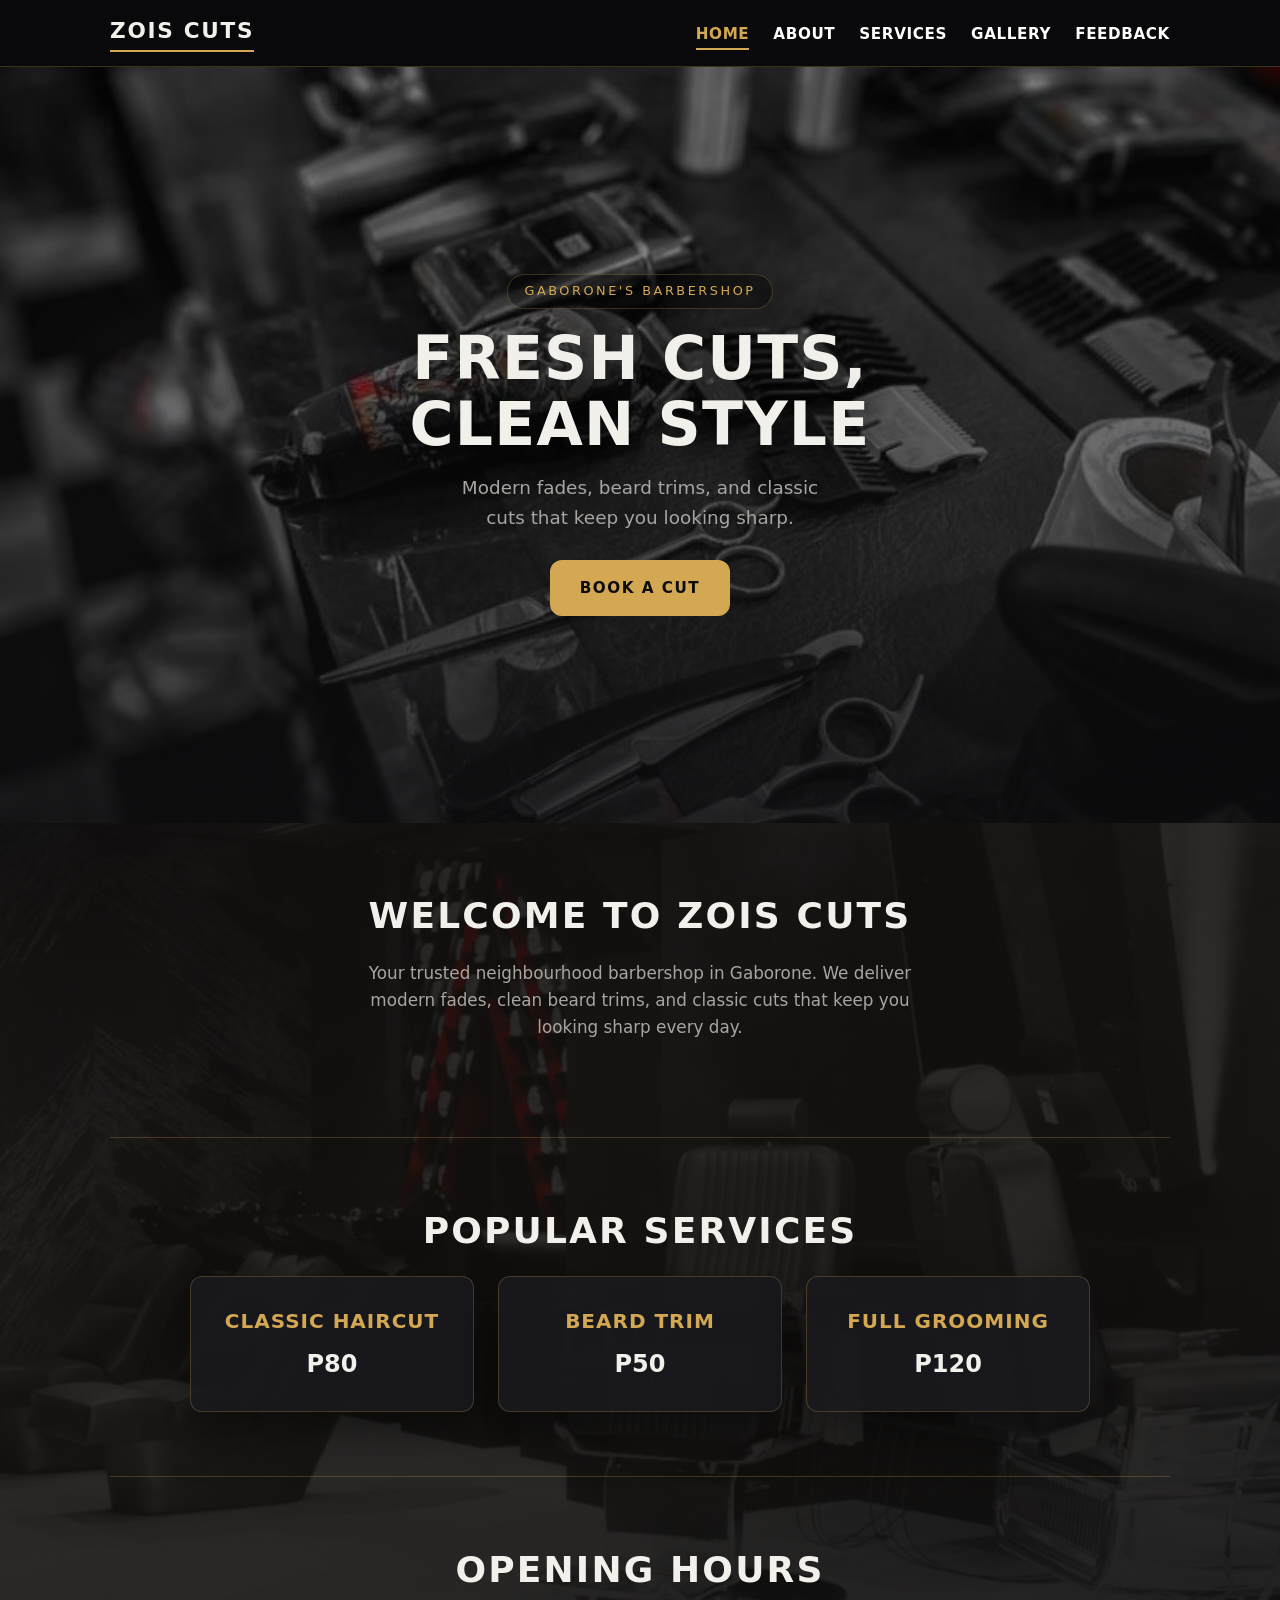
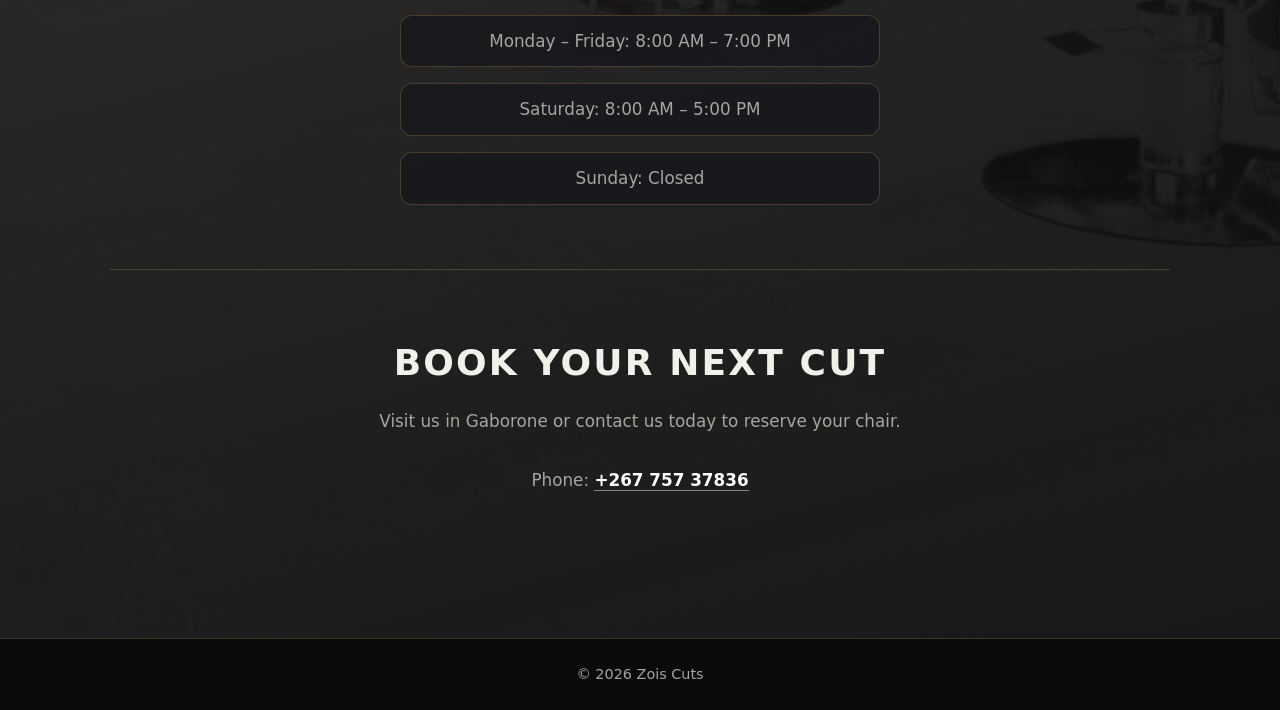
<file: index.html>
<!DOCTYPE html>
<html lang="en">
<head>
    <meta charset="UTF-8">
    <meta name="viewport" content="width=device-width, initial-scale=1.0">
    <title>Zois Cuts — Fresh Cuts, Clean Style</title>
    <link rel="stylesheet" href="style.css">
    <script src="main.js" defer></script>
</head>
<body>

<a class="skip-link" href="#main">Skip to content</a>

<header class="site-header">
    <nav class="nav-bar" aria-label="Main">
        <a class="logo" href="index.html">Zois Cuts</a>
        <button type="button" class="nav-toggle" aria-expanded="false" aria-controls="nav-menu" aria-label="Open menu">
            <span></span><span></span><span></span>
        </button>
        <div class="nav-menu" id="nav-menu">
            <ul class="nav-links">
                <li><a href="index.html">Home</a></li>
                <li><a href="about.html">About</a></li>
                <li><a href="services.html">Services</a></li>
                <li><a href="gallery.html">Gallery</a></li>
                <li><a href="feedback.html">Feedback</a></li>
            </ul>
        </div>
    </nav>
</header>

<div class="hero">
    <div class="hero-inner">
        <span class="hero-badge">Gaborone's Barbershop</span>
        <h1>Fresh Cuts,<br>Clean Style</h1>
        <p class="tagline">Modern fades, beard trims, and classic cuts that keep you looking sharp.</p>
        <a class="hero-cta" href="services.html">Book a cut</a>
    </div>
</div>

<main id="main">

    <section class="section reveal">
        <h2>Welcome to Zois Cuts</h2>
        <p class="section-intro">Your trusted neighbourhood barbershop in Gaborone. We deliver modern fades, clean beard trims, and classic cuts that keep you looking sharp every day.</p>
    </section>

    <section class="section reveal">
        <h2>Popular Services</h2>
        <div class="cards">
            <div class="card"><h3>Classic Haircut</h3><p class="price">P80</p></div>
            <div class="card"><h3>Beard Trim</h3><p class="price">P50</p></div>
            <div class="card"><h3>Full Grooming</h3><p class="price">P120</p></div>
        </div>
    </section>

    <section class="section reveal">
        <h2>Opening Hours</h2>
        <div class="info-grid">
            <p>Monday – Friday: 8:00 AM – 7:00 PM</p>
            <p>Saturday: 8:00 AM – 5:00 PM</p>
            <p>Sunday: Closed</p>
        </div>
    </section>

    <section class="section reveal">
        <h2>Book Your Next Cut</h2>
        <p class="section-intro">Visit us in Gaborone or contact us today to reserve your chair.</p>
        <p class="section-intro">Phone: <a class="inline-link" href="tel:+26775737836">+267 757 37836</a></p>
    </section>

</main>

<footer>
    <p>© <span id="year">2026</span> Zois Cuts</p>
</footer>

</body>
</html>
</file>
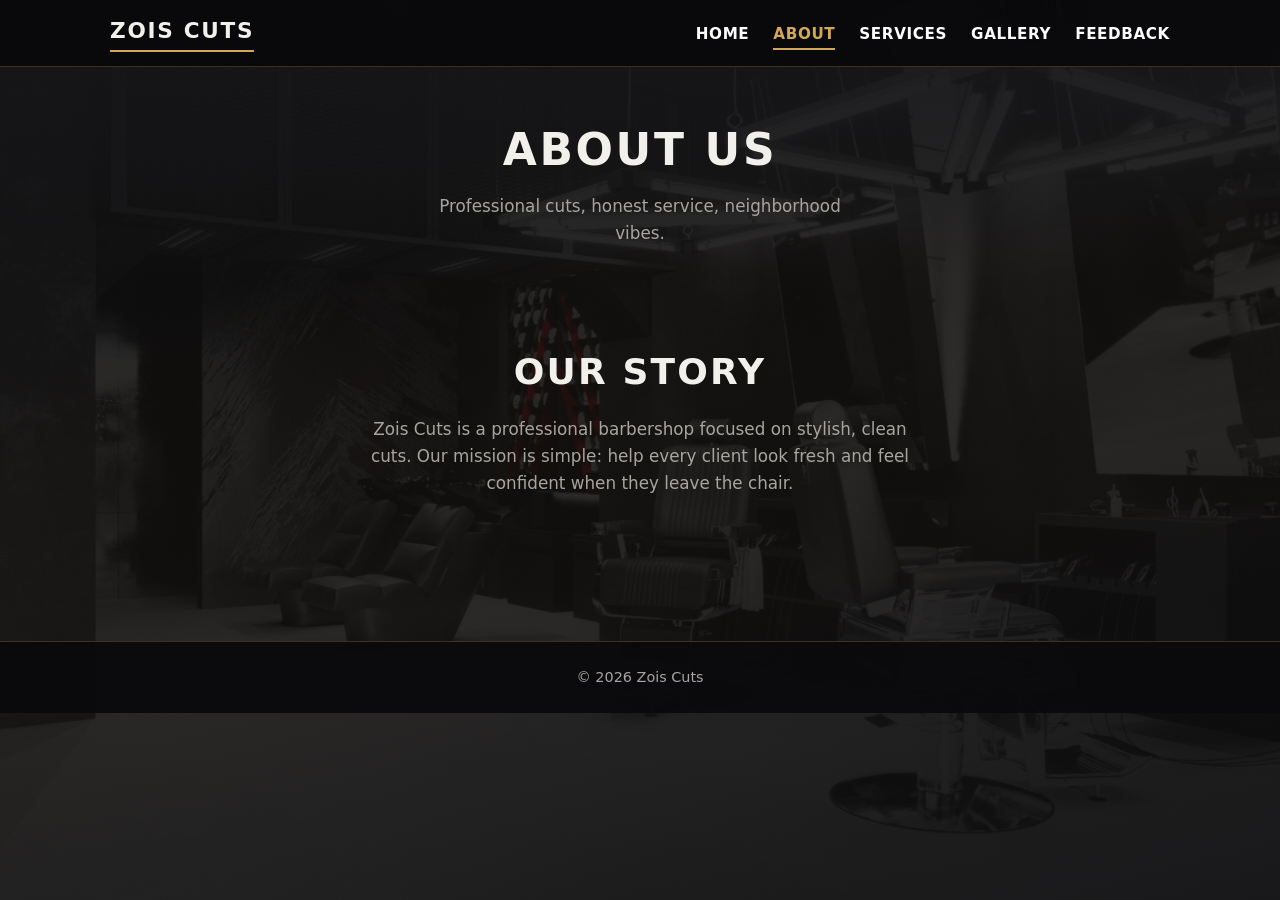
<file: about.html>
<!DOCTYPE html>
<html lang="en">
<head>
    <meta charset="UTF-8">
    <meta name="viewport" content="width=device-width, initial-scale=1.0">
    <title>About — Zois Cuts</title>
    <link rel="stylesheet" href="style.css">
    <script src="main.js" defer></script>
</head>
<body>

<a class="skip-link" href="#main">Skip to content</a>

<header class="site-header">
    <nav class="nav-bar" aria-label="Main">
        <a class="logo" href="index.html">Zois Cuts</a>
        <button type="button" class="nav-toggle" aria-expanded="false" aria-controls="nav-menu" aria-label="Open menu">
            <span></span><span></span><span></span>
        </button>
        <div class="nav-menu" id="nav-menu">
            <ul class="nav-links">
                <li><a href="index.html">Home</a></li>
                <li><a href="about.html">About</a></li>
                <li><a href="services.html">Services</a></li>
                <li><a href="gallery.html">Gallery</a></li>
                <li><a href="feedback.html">Feedback</a></li>
            </ul>
        </div>
    </nav>
</header>

<div class="page-hero">
    <h1>About us</h1>
    <p>Professional cuts, honest service, neighborhood vibes.</p>
</div>

<main id="main">

    <section class="section reveal">
        <h2>Our story</h2>
        <p class="section-intro">Zois Cuts is a professional barbershop focused on stylish, clean cuts. Our mission is simple: help every client look fresh and feel confident when they leave the chair.</p>
    </section>

</main>

<footer>
    <p>© <span id="year">2026</span> Zois Cuts</p>
</footer>

</body>
</html>
</file>
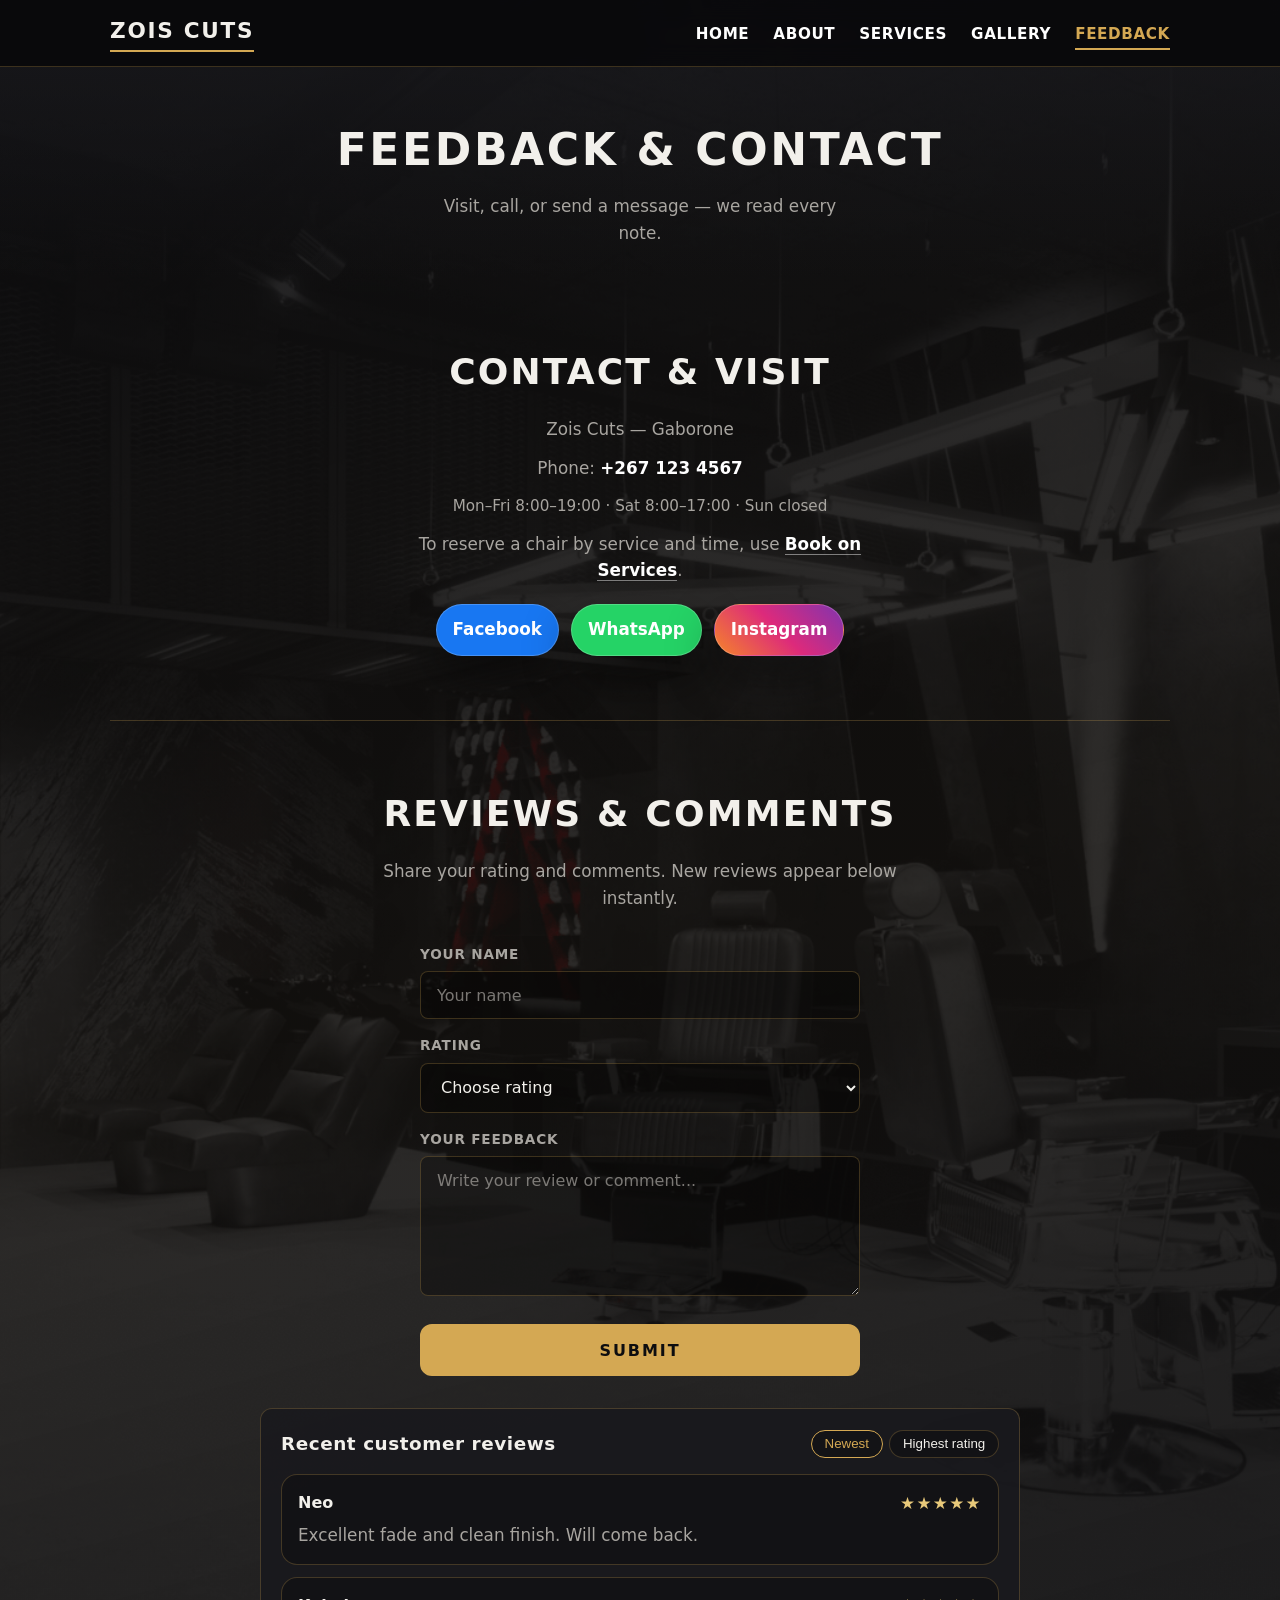
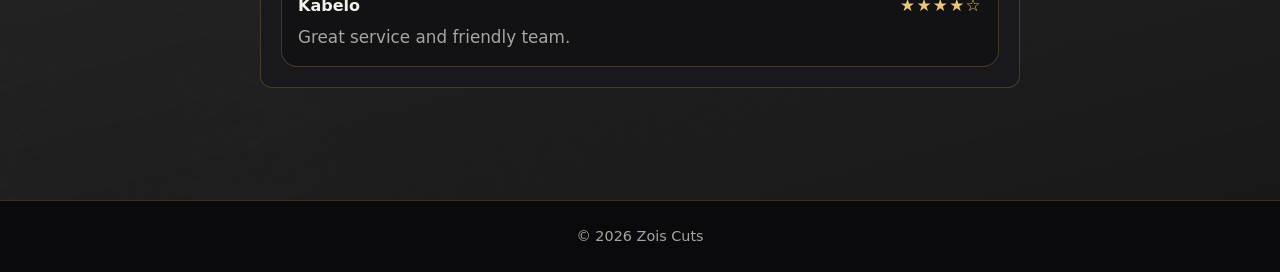
<file: feedback.html>
<!DOCTYPE html>
<html lang="en">
<head>
    <meta charset="UTF-8">
    <meta name="viewport" content="width=device-width, initial-scale=1.0">
    <title>Feedback &amp; contact — Zois Cuts</title>
    <link rel="stylesheet" href="style.css">
    <script src="main.js" defer></script>
</head>
<body>

<a class="skip-link" href="#main">Skip to content</a>

<header class="site-header">
    <nav class="nav-bar" aria-label="Main">
        <a class="logo" href="index.html">Zois Cuts</a>
        <button type="button" class="nav-toggle" aria-expanded="false" aria-controls="nav-menu" aria-label="Open menu">
            <span></span><span></span><span></span>
        </button>
        <div class="nav-menu" id="nav-menu">
            <ul class="nav-links">
                <li><a href="index.html">Home</a></li>
                <li><a href="about.html">About</a></li>
                <li><a href="services.html">Services</a></li>
                <li><a href="gallery.html">Gallery</a></li>
                <li><a href="feedback.html">Feedback</a></li>
            </ul>
        </div>
    </nav>
</header>

<div class="page-hero">
    <h1>Feedback &amp; contact</h1>
    <p>Visit, call, or send a message — we read every note.</p>
</div>

<main id="main">

    <section class="section reveal" id="contact">
        <h2>Contact &amp; visit</h2>
        <div class="contact-block">
            <p>Zois Cuts — Gaborone</p>
            <p>Phone: <a href="tel:+2671234567">+267 123 4567</a></p>
            <p class="contact-hours">Mon–Fri 8:00–19:00 · Sat 8:00–17:00 · Sun closed</p>
            <p>To reserve a chair by service and time, use <a class="inline-link" href="services.html#book">Book on Services</a>.</p>
            <div class="social-bubbles" aria-label="Social links">
                <a class="social-bubble social-facebook" href="https://facebook.com" target="_blank" rel="noopener noreferrer">Facebook</a>
                <a class="social-bubble social-whatsapp" href="https://wa.me/2671234567" target="_blank" rel="noopener noreferrer">WhatsApp</a>
                <a class="social-bubble social-instagram" href="https://instagram.com" target="_blank" rel="noopener noreferrer">Instagram</a>
            </div>
        </div>
    </section>

    <section class="section reveal" id="feedback">
        <h2>Reviews &amp; comments</h2>
        <p class="section-intro">Share your rating and comments. New reviews appear below instantly.</p>
        <div class="form-wrap">
            <form data-feedback-form>
                <label for="fb-name">Your name</label>
                <input id="fb-name" type="text" name="name" placeholder="Your name" autocomplete="name" required minlength="2">

                <label for="fb-rating">Rating</label>
                <select id="fb-rating" name="rating" required>
                    <option value="">Choose rating</option>
                    <option value="5">5 - Excellent</option>
                    <option value="4">4 - Very good</option>
                    <option value="3">3 - Good</option>
                    <option value="2">2 - Fair</option>
                    <option value="1">1 - Needs work</option>
                </select>

                <label for="fb-text">Your feedback</label>
                <textarea id="fb-text" name="feedback" placeholder="Write your review or comment..." required minlength="10"></textarea>

                <button type="submit" class="btn-submit">Submit</button>
                <p class="form-message" role="status" aria-live="polite"></p>
            </form>
        </div>

        <div class="reviews-panel">
            <div class="reviews-panel-head">
                <h3>Recent customer reviews</h3>
                <div class="review-sort-controls" role="group" aria-label="Sort reviews">
                    <button type="button" class="sort-btn is-active" data-sort="newest">Newest</button>
                    <button type="button" class="sort-btn" data-sort="highest">Highest rating</button>
                </div>
            </div>
            <div class="reviews-list" data-feedback-list></div>
        </div>
    </section>

</main>

<footer>
    <p>© <span id="year">2026</span> Zois Cuts</p>
</footer>

</body>
</html>
</file>
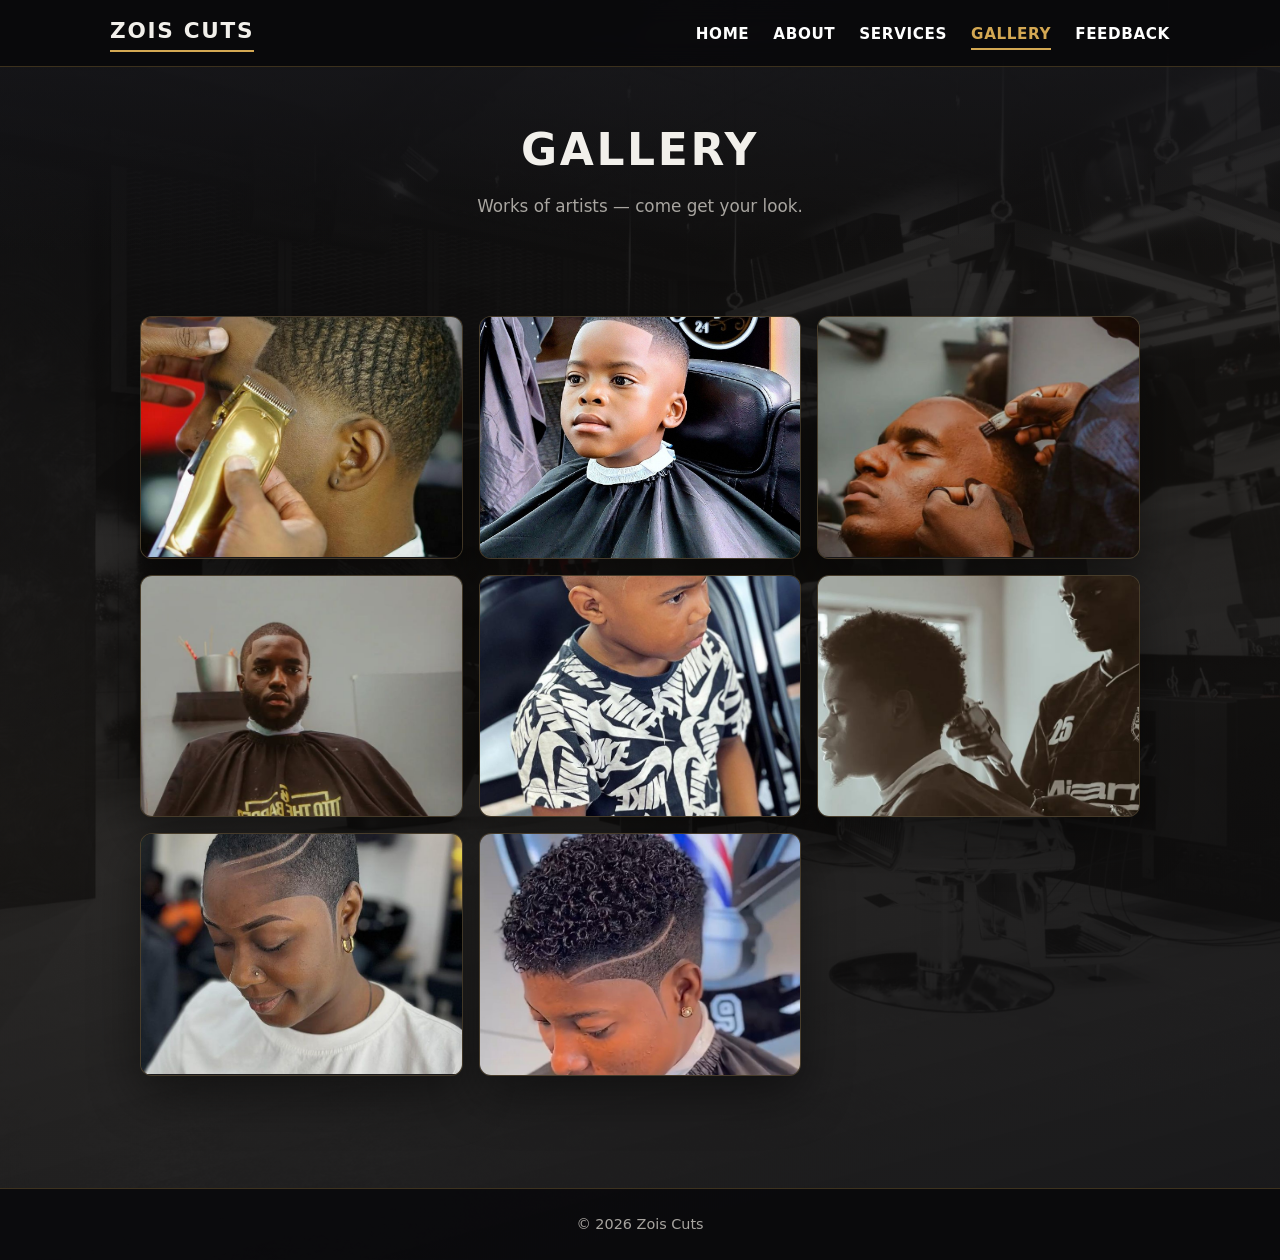
<file: gallery.html>
<!DOCTYPE html>
<html lang="en">
<head>
    <meta charset="UTF-8">
    <meta name="viewport" content="width=device-width, initial-scale=1.0">
    <title>Gallery — Zois Cuts</title>
    <link rel="stylesheet" href="style.css">
    <script src="main.js" defer></script>
</head>
<body>

<a class="skip-link" href="#main">Skip to content</a>

<header class="site-header">
    <nav class="nav-bar" aria-label="Main">
        <a class="logo" href="index.html">Zois Cuts</a>
        <button type="button" class="nav-toggle" aria-expanded="false" aria-controls="nav-menu" aria-label="Open menu">
            <span></span><span></span><span></span>
        </button>
        <div class="nav-menu" id="nav-menu">
            <ul class="nav-links">
                <li><a href="index.html">Home</a></li>
                <li><a href="about.html">About</a></li>
                <li><a href="services.html">Services</a></li>
                <li><a href="gallery.html">Gallery</a></li>
                <li><a href="feedback.html">Feedback</a></li>
            </ul>
        </div>
    </nav>
</header>

<div class="page-hero">
    <h1>Gallery</h1>
    <p>Works of artists — come get your look.</p>
</div>

<main id="main">

    <section class="section reveal">
        <div class="gallery-grid">
            <figure class="gallery-item">
                <img src="c099873629478e002acaabd9697bff6b.jpg" alt="Barber cutting a client's hair with clippers" width="800" height="600" loading="lazy">
            </figure>
            <figure class="gallery-item">
                <img src="aa86e68985d867f92f7c7835ddfa39e0.jpg" alt="Classic barbershop interior with chairs and mirrors" width="800" height="600" loading="lazy">
            </figure>
            <figure class="gallery-item">
                <img src="43cf376e9e3e418d6471ef02834398ef.jpg" alt="Professional haircut in progress" width="800" height="600" loading="lazy">
            </figure>
            <figure class="gallery-item">
                <img src="e886499282371bfa4c436fd2405defe7.jpg" alt="Barber tools and combs on a counter" width="800" height="600" loading="lazy">
            </figure>
            <figure class="gallery-item">
                <img src="729227799fddb3a9509db283085bb5b5.jpg" alt="Client in the chair facing the mirror" width="800" height="600" loading="lazy">
            </figure>
            <figure class="gallery-item">
                <img src="9bbd2899d34162bb312038368910ed11.jpg" alt="Stylish fade haircut detail" width="800" height="600" loading="lazy">
            </figure>
            <figure class="gallery-item">
                <img src="34c335fc7c8a6af8c4b82e22b87edc30.jpg" alt="Stylish fade haircut detail" width="800" height="600" loading="lazy">
            </figure>
            <figure class="gallery-item">
                <img src="48661fa1ab9cf3033e361b0421679360.jpg" alt="Stylish fade haircut detail" width="800" height="600" loading="lazy">
            </figure>
        </div>
    </section>

</main>

<footer>
    <p>© <span id="year">2026</span> Zois Cuts</p>
</footer>

</body>
</html>
</file>
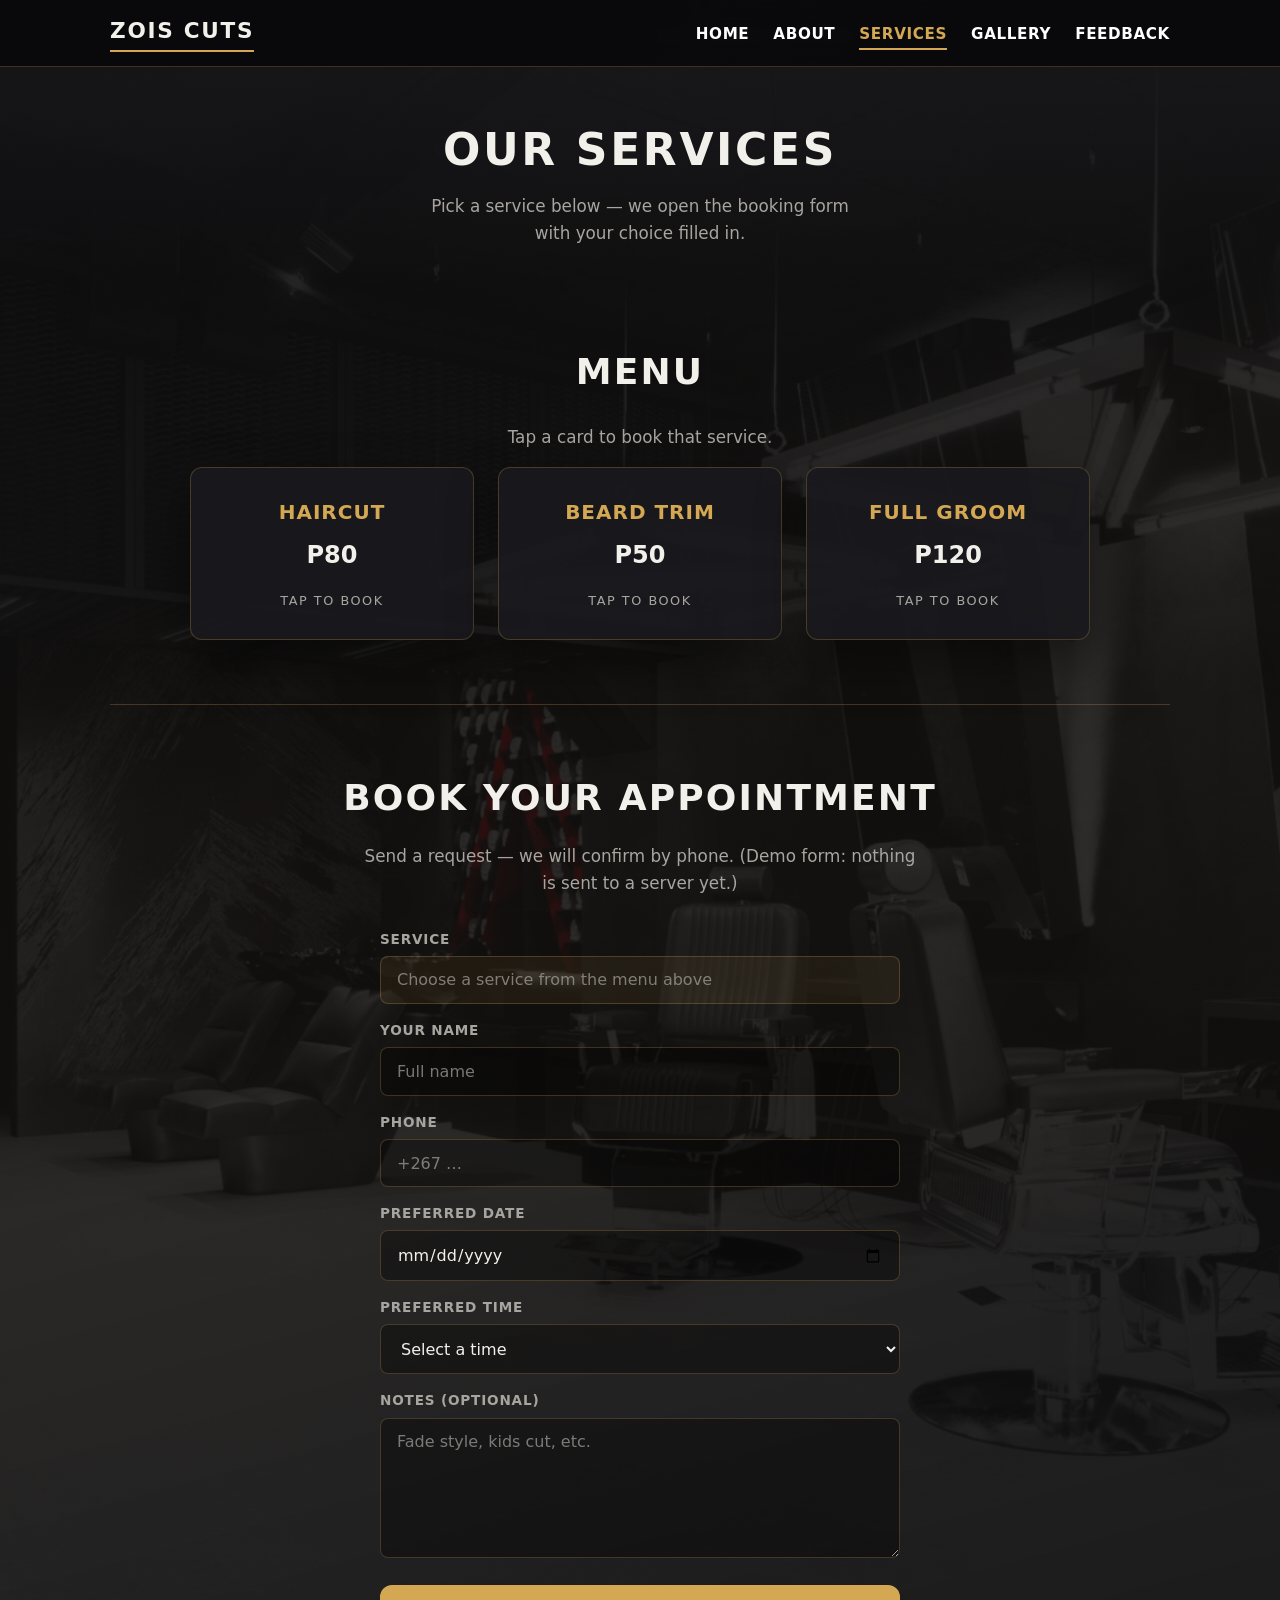
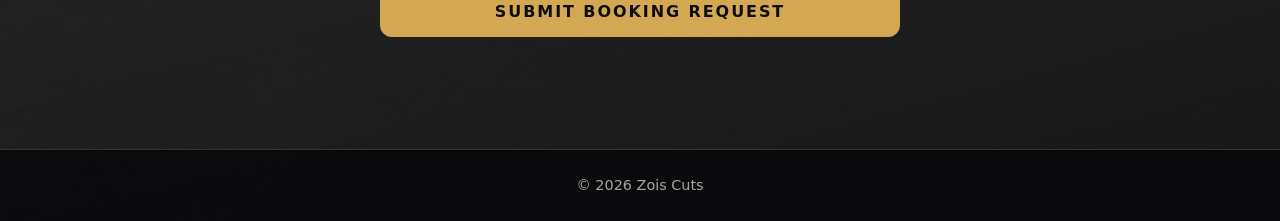
<file: services.html>
<!DOCTYPE html>
<html lang="en">
<head>
    <meta charset="UTF-8">
    <meta name="viewport" content="width=device-width, initial-scale=1.0">
    <title>Services — Zois Cuts</title>
    <link rel="stylesheet" href="style.css">
    <script src="main.js" defer></script>
</head>
<body>

<a class="skip-link" href="#main">Skip to content</a>

<header class="site-header">
    <nav class="nav-bar" aria-label="Main">
        <a class="logo" href="index.html">Zois Cuts</a>
        <button type="button" class="nav-toggle" aria-expanded="false" aria-controls="nav-menu" aria-label="Open menu">
            <span></span><span></span><span></span>
        </button>
        <div class="nav-menu" id="nav-menu">
            <ul class="nav-links">
                <li><a href="index.html">Home</a></li>
                <li><a href="about.html">About</a></li>
                <li><a href="services.html">Services</a></li>
                <li><a href="gallery.html">Gallery</a></li>
                <li><a href="feedback.html">Feedback</a></li>
            </ul>
        </div>
    </nav>
</header>

<div class="page-hero">
    <h1>Our services</h1>
    <p>Pick a service below — we open the booking form with your choice filled in.</p>
</div>

<main id="main" data-services-page>

    <section class="section reveal" aria-labelledby="menu-heading">
        <h2 id="menu-heading">Menu</h2>
        <p class="section-intro section-intro--tight">Tap a card to book that service.</p>
        <div class="cards cards--services">
            <button type="button" class="card card-selectable" data-service-key="haircut" data-service-label="Haircut" data-price="P80" aria-pressed="false">
                <h3>Haircut</h3><p class="price">P80</p><span class="card-hint">Tap to book</span>
            </button>
            <button type="button" class="card card-selectable" data-service-key="beard" data-service-label="Beard trim" data-price="P50" aria-pressed="false">
                <h3>Beard trim</h3><p class="price">P50</p><span class="card-hint">Tap to book</span>
            </button>
            <button type="button" class="card card-selectable" data-service-key="fullgroom" data-service-label="Full groom" data-price="P120" aria-pressed="false">
                <h3>Full groom</h3><p class="price">P120</p><span class="card-hint">Tap to book</span>
            </button>
        </div>
    </section>

    <section class="section reveal booking-section" id="book">
        <h2>Book your appointment</h2>
        <p class="section-intro">Send a request — we will confirm by phone. (Demo form: nothing is sent to a server yet.)</p>
        <div class="form-wrap form-wrap--wide">
            <form data-booking-form>
                <label for="book-service">Service</label>
                <input id="book-service" type="text" name="service" readonly required placeholder="Choose a service from the menu above" autocomplete="off">

                <label for="book-name">Your name</label>
                <input id="book-name" type="text" name="customer_name" placeholder="Full name" autocomplete="name" required minlength="2">

                <label for="book-phone">Phone</label>
                <input id="book-phone" type="tel" name="phone" placeholder="+267 …" autocomplete="tel" required minlength="8">

                <label for="book-date">Preferred date</label>
                <input id="book-date" type="date" name="date" required>

                <label for="book-time">Preferred time</label>
                <select id="book-time" name="time" required>
                    <option value="">Select a time</option>
                    <option>08:00</option><option>09:00</option><option>10:00</option>
                    <option>11:00</option><option>12:00</option><option>13:00</option>
                    <option>14:00</option><option>15:00</option><option>16:00</option>
                    <option>17:00</option><option>18:00</option>
                </select>

                <label for="book-notes">Notes (optional)</label>
                <textarea id="book-notes" name="notes" placeholder="Fade style, kids cut, etc."></textarea>

                <button type="submit" class="btn-submit">Submit booking request</button>
                <p class="form-message" role="status" aria-live="polite"></p>
            </form>
        </div>
    </section>

</main>

<footer>
    <p>© <span id="year">2026</span> Zois Cuts</p>
</footer>

</body>
</html>
</file>
<file: style.css>
:root {
    --bg-dark: #0d0d0f;
    --bg-card: rgba(26,26,30,0.92);
    --bg-nav: rgba(10,10,12,0.95);
    --accent: #d4a853;
    --accent-soft: #e8c97a;
    --text: #f2f0eb;
    --text-muted: #a8a5a0;
    --border: rgba(212,168,83,0.25);
    --radius: 12px;
    --shadow: 0 20px 50px rgba(0,0,0,0.45);
    --font: system-ui,-apple-system,"Segoe UI",Roboto,Arial,sans-serif;
    --transition: 0.25s ease;
}

*,*::before,*::after { margin:0; padding:0; box-sizing:border-box; }

html { scroll-behavior: smooth; }

body {
    font-family: var(--font);
    font-size: 1.05rem;
    line-height: 1.6;
    color: var(--text);
    background-color: var(--bg-dark);
    background-image:
        linear-gradient(165deg,rgba(13,13,15,0.92) 0%,rgba(18,16,14,0.88) 50%,rgba(13,13,15,0.95) 100%),
        url("bbcb94c31e705e61158b679665ce3231.gif?w=1920&q=80");
    background-size: cover;
    background-position: center;
    min-height: 100vh;
}

/* Skip link */
.skip-link {
    position: absolute; top: -100px; left: 1rem;
    background: var(--accent); color: var(--bg-dark);
    padding: 0.5rem 1rem; z-index: 2000;
    font-weight: 700; text-decoration: none; border-radius: 4px;
}
.skip-link:focus { top: 1rem; }

/* Nav */
.site-header {
    position: sticky; top: 0; z-index: 1000;
    background: var(--bg-nav);
    backdrop-filter: blur(12px);
    border-bottom: 1px solid var(--border);
}
.nav-bar {
    max-width: 1100px; margin: 0 auto;
    padding: 0.85rem 1.25rem;
    display: flex; align-items: center;
    justify-content: space-between; gap: 1rem;
}
.logo {
    font-family: var(--font); font-size: 1.35rem; font-weight: 600;
    letter-spacing: 0.08em; text-transform: uppercase;
    color: var(--text); text-decoration: none;
    border-bottom: 2px solid var(--accent); padding-bottom: 2px;
}
.logo:hover { color: var(--accent-soft); }
.nav-toggle {
    display: none; flex-direction: column;
    justify-content: center; gap: 5px;
    width: 44px; height: 44px; padding: 10px;
    background: transparent; border: 1px solid var(--border);
    border-radius: 8px; cursor: pointer; color: var(--accent);
}
.nav-toggle span {
    display: block; height: 2px; width: 100%;
    background: currentColor; border-radius: 1px;
    transition: transform var(--transition), opacity var(--transition);
}
.nav-toggle[aria-expanded="true"] span:nth-child(1) { transform: translateY(7px) rotate(45deg); }
.nav-toggle[aria-expanded="true"] span:nth-child(2) { opacity: 0; }
.nav-toggle[aria-expanded="true"] span:nth-child(3) { transform: translateY(-7px) rotate(-45deg); }
.nav-links {
    display: flex; flex-wrap: wrap;
    align-items: center; justify-content: center;
    gap: 0.25rem 1.5rem; list-style: none;
}
.nav-links a {
    color: #fff; text-decoration: none;
    font-weight: 600; font-size: 0.95rem;
    letter-spacing: 0.04em; text-transform: uppercase;
    padding: 0.35rem 0; border-bottom: 2px solid transparent;
    transition: color var(--transition), border-color var(--transition);
}
.nav-links a:hover, .nav-links a:focus-visible { color: var(--accent-soft); }
.nav-links a.is-active { color: var(--accent); border-bottom-color: var(--accent); }

/* Hero */
.hero {
    min-height: 78vh; display: flex;
    flex-direction: column; justify-content: center;
    align-items: center; text-align: center;
    padding: 3rem 1.5rem;
    background:
        linear-gradient(to bottom,rgba(13,13,15,0.3) 0%,rgba(13,13,15,0.85) 100%),
        url("29d13d9a43887a14cfb17b0b21574a1a.jpg?w=1600&q=80") center/cover no-repeat;
}
.hero-inner { max-width: 720px; width: 100%; margin: 0 auto; text-align: center; }
.hero-badge {
    display: inline-block; font-size: 0.8rem;
    letter-spacing: 0.2em; text-transform: uppercase;
    color: var(--accent); margin-bottom: 1rem;
    border: 1px solid var(--border); padding: 0.4rem 1rem;
    border-radius: 999px; background: rgba(0,0,0,0.35);
}
.hero h1 {
    font-size: clamp(2.25rem,6vw,3.75rem); font-weight: 600;
    line-height: 1.1; letter-spacing: 0.02em; text-transform: uppercase;
    margin-bottom: 1rem; text-shadow: 0 4px 30px rgba(0,0,0,0.6);
}
.hero .tagline { font-size: 1.15rem; color: var(--text-muted); max-width: 32ch; margin: 0 auto 1.75rem; }
.hero-cta {
    display: inline-flex; align-items: center; gap: 0.5rem;
    text-transform: uppercase; letter-spacing: 0.1em; font-size: 0.95rem;
    padding: 0.85rem 1.75rem; background: var(--accent);
    color: var(--bg-dark); text-decoration: none;
    border-radius: var(--radius); font-weight: 600;
    border: 2px solid var(--accent);
    transition: background var(--transition), color var(--transition), transform var(--transition);
}
.hero-cta:hover { background: transparent; color: var(--accent); transform: translateY(-2px); }

/* Sections */
main { max-width: 1100px; margin: 0 auto; padding: 0 1.25rem 3rem; }
.section { padding: 3.5rem 0; border-bottom: 1px solid var(--border); }
.section:last-of-type { border-bottom: none; }
.section h2 {
    font-size: clamp(1.75rem,4vw,2.25rem); font-weight: 600;
    text-transform: uppercase; letter-spacing: 0.06em;
    color: var(--text); margin-bottom: 1rem; text-align: center;
}
.section-intro { text-align: center; color: var(--text-muted); max-width: 52ch; margin: 0 auto 2rem; }
.section-intro--tight { margin-top: 1.5rem; margin-bottom: 1rem; }
.inline-link { color: #fff; font-weight: 700; text-decoration: none; border-bottom: 1px solid rgba(255,255,255,0.45); }
.inline-link:hover { color: #fff; }

/* Cards */
.cards {
    display: grid; grid-template-columns: repeat(auto-fit,minmax(200px,1fr));
    gap: 1.25rem; max-width: 900px; margin: 0 auto;
}
.card {
    background: var(--bg-card); border: 1px solid var(--border);
    border-radius: var(--radius); padding: 1.75rem 1.5rem;
    text-align: center; box-shadow: var(--shadow);
    transition: transform var(--transition), border-color var(--transition);
}
.card:hover { transform: translateY(-4px); border-color: rgba(212,168,83,0.45); }
.card h3 {
    font-size: 1.25rem; text-transform: uppercase;
    letter-spacing: 0.05em; color: var(--accent); margin-bottom: 0.5rem;
}
.card .price { font-size: 1.5rem; font-weight: 600; color: var(--text); }
.card-hint {
    display: block; margin-top: 1rem; font-size: 0.8rem;
    letter-spacing: 0.12em; text-transform: uppercase; color: var(--text-muted);
}
button.card { font: inherit; color: inherit; width: 100%; cursor: pointer; appearance: none; }
button.card:focus-visible { outline: 2px solid var(--accent); outline-offset: 3px; }
.card-selectable.is-selected { border-color: var(--accent); box-shadow: 0 0 0 2px rgba(212,168,83,0.35); }
.card-selectable.is-selected .card-hint { color: var(--accent); }

/* Hours & contact */
.info-grid { display: grid; gap: 1rem; max-width: 480px; margin: 0 auto; text-align: center; }
.info-grid p { color: var(--text-muted); padding: 0.75rem; background: var(--bg-card); border-radius: var(--radius); border: 1px solid var(--border); }
.contact-block { text-align: center; max-width: 480px; margin: 0 auto; }
.contact-block p { color: var(--text-muted); margin-bottom: 0.75rem; }
.contact-block a { color: #fff; font-weight: 700; text-decoration: none; }
.contact-block a:hover { text-decoration: underline; }
.contact-hours { font-size: 0.95rem; color: var(--text-muted); margin-top: 0.5rem; }

/* Social bubbles */
.social-bubbles { margin-top: 1.25rem; display: flex; justify-content: center; flex-wrap: wrap; gap: 0.75rem; }
.social-bubble {
    display: inline-flex; align-items: center; justify-content: center;
    min-width: 110px; padding: 0.7rem 1rem; border-radius: 999px;
    font-weight: 700; text-decoration: none; color: #fff;
    border: 1px solid rgba(255,255,255,0.2); box-shadow: var(--shadow);
    transition: transform var(--transition), opacity var(--transition);
}
.social-bubble:hover { transform: translateY(-2px); opacity: 0.95; }
.social-facebook { background: #1877f2; }
.social-whatsapp { background: #25d366; color: #0a2213; }
.social-instagram { background: linear-gradient(45deg,#f58529,#dd2a7b,#8134af); }

/* Page hero */
.page-hero { padding: 3rem 1.5rem 2rem; text-align: center; background: linear-gradient(180deg,rgba(26,26,30,0.6) 0%,transparent 100%); }
.page-hero h1 { font-size: clamp(2rem,5vw,2.75rem); text-transform: uppercase; letter-spacing: 0.06em; }
.page-hero p { color: var(--text-muted); margin-top: 0.5rem; max-width: 40ch; margin-left: auto; margin-right: auto; }

/* Forms */
.form-wrap { max-width: 440px; margin: 0 auto; }
.form-wrap--wide { max-width: 520px; }
form label {
    display: block; font-size: 0.85rem; font-weight: 600;
    text-transform: uppercase; letter-spacing: 0.06em;
    color: var(--text-muted); margin-bottom: 0.35rem; margin-top: 1rem;
}
form label:first-of-type { margin-top: 0; }
input, textarea, select {
    width: 100%; padding: 0.85rem 1rem;
    border: 1px solid var(--border); border-radius: 8px;
    background: rgba(0,0,0,0.35); color: var(--text);
    font-family: inherit; font-size: 1rem;
    transition: border-color var(--transition), box-shadow var(--transition);
}
select { cursor: pointer; }
input[readonly] { background: rgba(212,168,83,0.08); color: var(--accent-soft); }
input::placeholder, textarea::placeholder { color: var(--text-muted); opacity: 0.7; }
input:focus-visible, textarea:focus-visible, select:focus-visible {
    outline: none; border-color: var(--accent); box-shadow: 0 0 0 3px rgba(212,168,83,0.2);
}
textarea { min-height: 140px; resize: vertical; }
.btn-submit {
    margin-top: 1.25rem; width: 100%; padding: 0.9rem 1.25rem;
    font-family: var(--font); font-size: 1rem; text-transform: uppercase;
    letter-spacing: 0.12em; font-weight: 600;
    background: var(--accent); color: var(--bg-dark);
    border: 2px solid var(--accent); border-radius: var(--radius);
    cursor: pointer; transition: background var(--transition), color var(--transition);
}
.btn-submit:hover { background: transparent; color: var(--accent); }
.form-message {
    margin-top: 1rem; padding: 0.85rem 1rem;
    border-radius: 8px; text-align: center; font-weight: 600; display: none;
}
.form-message.is-visible { display: block; }
.form-message.success { background: rgba(46,125,50,0.25); border: 1px solid rgba(129,199,132,0.5); color: #a5d6a7; }
.form-message.error { background: rgba(198,40,40,0.2); border: 1px solid rgba(239,83,80,0.45); color: #ef9a9a; }

/* Reviews */
.reviews-panel { max-width: 760px; margin: 2rem auto 0; background: var(--bg-card); border: 1px solid var(--border); border-radius: var(--radius); padding: 1.25rem; }
.reviews-panel-head { display: flex; justify-content: space-between; align-items: center; gap: 0.75rem; margin-bottom: 1rem; }
.reviews-panel-head h3 { font-size: 1.15rem; letter-spacing: 0.03em; }
.review-sort-controls { display: inline-flex; gap: 0.4rem; }
.sort-btn { border: 1px solid var(--border); background: rgba(0,0,0,0.25); color: var(--text); border-radius: 999px; padding: 0.35rem 0.8rem; cursor: pointer; }
.sort-btn.is-active { border-color: var(--accent); color: var(--accent); }
.reviews-list { display: grid; gap: 0.75rem; }
.review-bubble { border: 1px solid var(--border); background: rgba(0,0,0,0.25); border-radius: 16px; padding: 0.9rem 1rem; }
.review-bubble header { display: flex; justify-content: space-between; align-items: center; margin-bottom: 0.35rem; }
.review-bubble h4 { font-size: 1rem; }
.review-stars { color: var(--accent-soft); font-weight: 700; letter-spacing: 0.08em; }
.review-bubble p, .review-empty { color: var(--text-muted); }

/* Gallery */
.gallery-grid { display: grid; grid-template-columns: repeat(auto-fill,minmax(280px,1fr)); gap: 1rem; max-width: 1000px; margin: 0 auto; }
.gallery-item { margin: 0; border-radius: var(--radius); overflow: hidden; border: 1px solid var(--border); background: var(--bg-card); box-shadow: var(--shadow); }
.gallery-item img { display: block; width: 100%; height: auto; aspect-ratio: 4/3; object-fit: cover; }

/* Reveal */
.reveal { opacity: 0; transform: translateY(20px); transition: opacity 0.6s ease, transform 0.6s ease; }
.reveal.is-visible { opacity: 1; transform: none; }

/* Footer */
footer { background: var(--bg-nav); border-top: 1px solid var(--border); text-align: center; padding: 1.5rem 1rem; margin-top: auto; }
footer p { color: var(--text-muted); font-size: 0.9rem; }

/* Responsive */
@media (max-width: 768px) {
    .nav-toggle { display: flex; }
    .nav-menu { position: absolute; left: 0; right: 0; top: 100%; background: var(--bg-nav); border-bottom: 1px solid var(--border); max-height: 0; overflow: hidden; transition: max-height 0.35s ease; }
    .nav-menu.is-open { max-height: 420px; }
    .nav-links { flex-direction: column; padding: 1rem 1.25rem 1.5rem; gap: 0.5rem; }
    .nav-links a { width: 100%; text-align: center; padding: 0.65rem; }
    .reviews-panel-head { flex-direction: column; align-items: flex-start; }
}
@media (max-width: 576px) {
    body { font-size: 0.98rem; }
    .hero { min-height: 62vh; padding: 2rem 1rem; }
    .hero h1 { font-size: clamp(1.7rem,9vw,2.3rem); }
    .section { padding: 2.4rem 0; }
    .section h2 { font-size: clamp(1.35rem,7vw,1.8rem); }
    .cards { grid-template-columns: 1fr; }
    .card { padding: 1.25rem 1rem; }
    .form-wrap, .form-wrap--wide { max-width: 100%; }
    .social-bubble { min-width: 100%; }
    .gallery-grid { grid-template-columns: 1fr; }
}
@media (min-width: 992px) {
    .hero { min-height: 84vh; }
    .section { padding: 4rem 0; }
    .cards { gap: 1.5rem; }
}
@media (prefers-reduced-motion: reduce) {
    html { scroll-behavior: auto; }
    .reveal { opacity: 1; transform: none; transition: none; }
    .card:hover, .hero-cta:hover { transform: none; }
}
</file>
